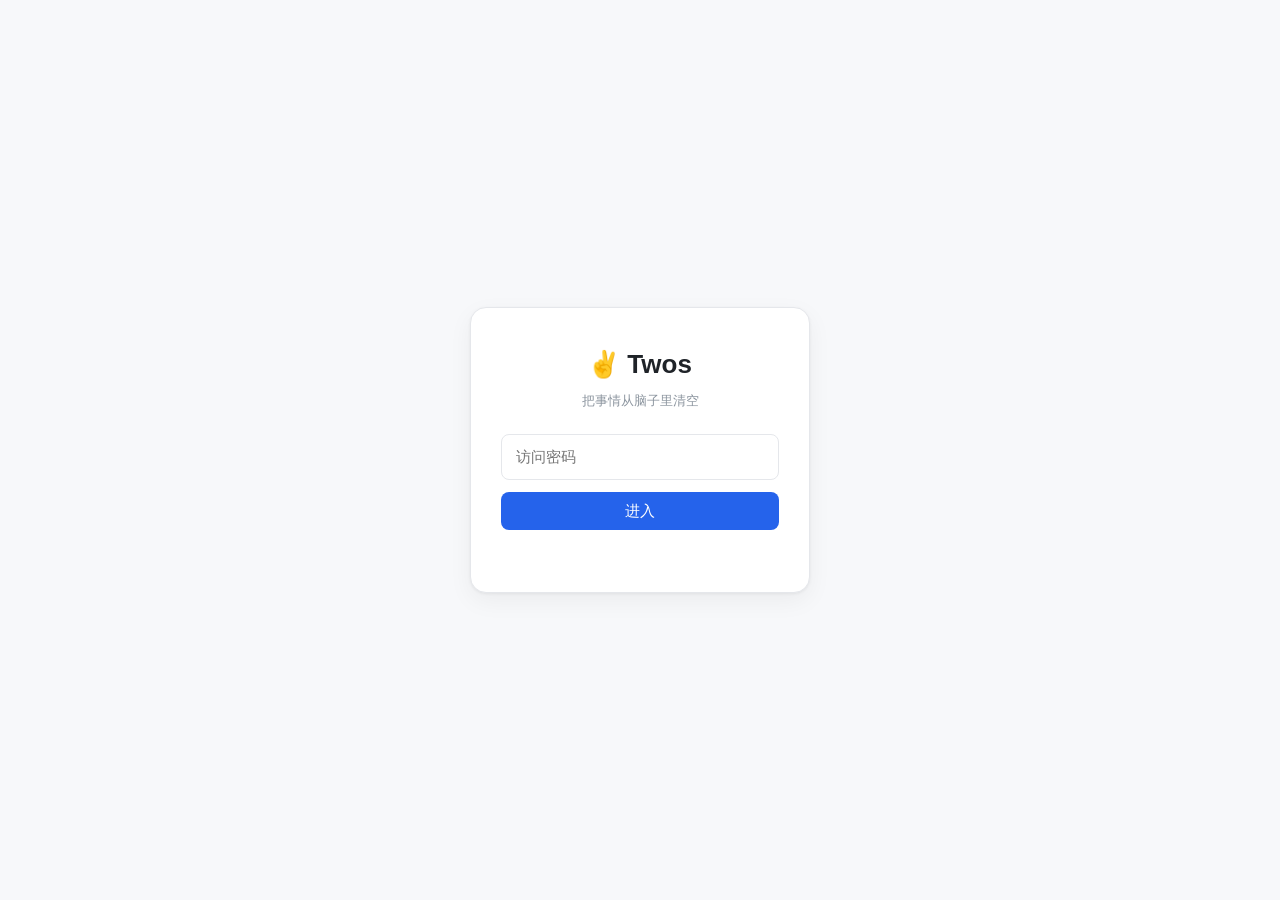
<file: templates/login.html>
<!doctype html>
<html lang="zh-CN">
<head>
<meta charset="utf-8">
<meta name="viewport" content="width=device-width, initial-scale=1">
<title>登录 - Twos</title>
<link rel="stylesheet" href="/static/css/style.css">
</head>
<body class="login-body">
<div class="login-card">
  <div class="login-logo">✌ Twos</div>
  <p class="login-sub">把事情从脑子里清空</p>
  <input type="password" id="pwd" placeholder="访问密码" autofocus>
  <button class="primary block" id="loginBtn">进入</button>
  <p class="login-err" id="err"></p>
</div>
<script>
const btn = document.getElementById('loginBtn');
const pwd = document.getElementById('pwd');
const err = document.getElementById('err');
async function login() {
  err.textContent = '';
  const res = await fetch('/auth/login', {
    method: 'POST',
    headers: {'Content-Type': 'application/json'},
    body: JSON.stringify({password: pwd.value})
  });
  if (res.ok) location.href = '/';
  else err.textContent = '密码错误';
}
btn.onclick = login;
pwd.onkeydown = e => { if (e.key === 'Enter') login(); };
</script>
</body>
</html>
</file>
<file: static/css/style.css>
/* ============ 基础 ============ */
* { box-sizing: border-box; margin: 0; padding: 0; }
:root {
  --bg: #f7f8fa;
  --card: #ffffff;
  --line: #e5e7eb;
  --text: #1f2328;
  --muted: #8b949e;
  --accent: #2563eb;
  --accent-soft: #eff4ff;
  --danger: #dc2626;
  --star: #f59e0b;
  --radius: 10px;
  --shadow: 0 1px 3px rgba(0,0,0,.06), 0 8px 24px rgba(0,0,0,.05);
}
body {
  font-family: -apple-system, "PingFang SC", "Microsoft YaHei", "Segoe UI", sans-serif;
  background: var(--bg);
  color: var(--text);
  font-size: 15px;
  line-height: 1.6;
}
button { font: inherit; cursor: pointer; border: none; background: none; }
input, select, textarea { font: inherit; }
.hidden { display: none !important; }

/* ============ 布局 ============ */
.app { display: flex; min-height: 100vh; }
.sidebar {
  width: 230px; flex-shrink: 0; background: var(--card);
  border-right: 1px solid var(--line);
  display: flex; flex-direction: column; padding: 18px 12px;
  position: sticky; top: 0; height: 100vh; overflow-y: auto;
}
.logo { font-size: 20px; font-weight: 700; padding: 4px 10px 16px; }
.nav { display: flex; flex-direction: column; gap: 2px; }
.nav-item {
  display: block; padding: 8px 10px; border-radius: 8px;
  color: var(--text); text-decoration: none; font-weight: 500;
}
.nav-item:hover { background: var(--bg); }
.nav-item.active { background: var(--accent-soft); color: var(--accent); }
.lists-nav { margin-top: 18px; flex: 1; }
.lists-nav h4 { font-size: 12px; color: var(--muted); padding: 0 10px 6px; font-weight: 600; }
.list-nav-item {
  display: flex; justify-content: space-between; align-items: center;
  padding: 7px 10px; border-radius: 8px; color: var(--text); cursor: pointer;
}
.list-nav-item:hover { background: var(--bg); }
.list-nav-item.active { background: var(--accent-soft); color: var(--accent); }
.list-nav-item .cnt { font-size: 12px; color: var(--muted); }
.sidebar-footer { padding: 10px; font-size: 12px; color: var(--muted); border-top: 1px solid var(--line); }

.main { flex: 1; padding: 28px 34px 80px; max-width: 860px; margin: 0 auto; }
.main-header {
  display: flex; justify-content: space-between; align-items: center;
  margin-bottom: 18px; gap: 12px; flex-wrap: wrap;
}
.main-header h1 { font-size: 24px; }
.view-actions { display: flex; gap: 8px; flex-wrap: wrap; }

/* ============ 按钮 ============ */
.primary {
  background: var(--accent); color: #fff; padding: 7px 18px;
  border-radius: 8px; font-weight: 500;
}
.primary:hover { filter: brightness(1.08); }
.danger { color: var(--danger); padding: 7px 14px; border-radius: 8px; }
.danger:hover { background: #fef2f2; }
.ghost {
  background: var(--card); border: 1px solid var(--line);
  padding: 6px 12px; border-radius: 8px; color: var(--text);
}
.ghost:hover { border-color: var(--accent); color: var(--accent); }
.link-btn { color: var(--muted); font-size: 13px; }
.link-btn:hover { color: var(--accent); }
.block { width: 100%; }
.icon-btn { color: var(--muted); padding: 4px 8px; border-radius: 6px; }
.icon-btn:hover { background: var(--bg); color: var(--text); }

/* ============ 快速添加 ============ */
.quick-add {
  display: flex; gap: 8px; margin-bottom: 16px;
}
.quick-add input[type=text] {
  flex: 1; padding: 10px 14px; border: 1px solid var(--line);
  border-radius: var(--radius); background: var(--card); outline: none;
}
.quick-add input[type=text]:focus { border-color: var(--accent); }

/* ============ 事项列表 ============ */
.items { list-style: none; display: flex; flex-direction: column; gap: 6px; }
.item {
  display: flex; gap: 10px; align-items: flex-start;
  background: var(--card); border: 1px solid var(--line);
  border-radius: var(--radius); padding: 10px 12px; transition: box-shadow .15s;
}
.item:hover { box-shadow: var(--shadow); }
.item .check {
  width: 20px; height: 20px; flex-shrink: 0; margin-top: 3px;
  border: 1.5px solid #c9ced6; border-radius: 50%;
  color: transparent; display: flex; align-items: center; justify-content: center;
  font-size: 12px; line-height: 1;
}
.item .check:hover { border-color: var(--accent); color: var(--accent); }
.item.done .check { background: var(--accent); border-color: var(--accent); color: #fff; }
.item .check.note { border-style: dashed; font-size: 11px; }
.item.done .text { color: var(--muted); text-decoration: line-through; }
.item .body { flex: 1; min-width: 0; cursor: pointer; }
.item .text { word-break: break-word; white-space: pre-wrap; }
.item .meta { display: flex; gap: 6px; flex-wrap: wrap; margin-top: 4px; }
.badge {
  font-size: 11px; padding: 1px 8px; border-radius: 20px;
  background: var(--bg); color: var(--muted); border: 1px solid var(--line);
}
.badge.remind { color: var(--accent); border-color: #c3d4fd; background: var(--accent-soft); }
.badge.carried { color: #92400e; background: #fef3c7; border-color: #fde68a; }
.badge.atts { color: #065f46; background: #d1fae5; border-color: #a7f3d0; }
.item .thumbs { display: flex; gap: 6px; margin-top: 6px; flex-wrap: wrap; }
.item .atts-row { display: flex; gap: 4px; margin-top: 6px; flex-wrap: wrap; }
.item .snippet {
  margin-top: 4px; font-size: 13px; color: var(--muted);
  background: var(--bg); border-radius: 6px; padding: 4px 8px;
  word-break: break-all;
}
.item .thumbs img {
  width: 44px; height: 44px; object-fit: cover; border-radius: 6px;
  border: 1px solid var(--line); cursor: zoom-in;
}
.item .star { color: #d1d5db; flex-shrink: 0; padding: 2px 4px; font-size: 16px; }
.item .star.on { color: var(--star); }
.item .order { display: flex; flex-direction: column; flex-shrink: 0; }
.item .order button { color: var(--muted); font-size: 11px; padding: 0 4px; }
.item .order button:hover { color: var(--accent); }

.empty {
  text-align: center; color: var(--muted); padding: 48px 0;
  border: 1.5px dashed var(--line); border-radius: var(--radius); margin-top: 8px;
}

/* ============ 日历 ============ */
.cal-head { display: flex; justify-content: space-between; align-items: center; margin-bottom: 12px; }
.cal-grid {
  display: grid; grid-template-columns: repeat(7, 1fr); gap: 6px;
}
.cal-dow { text-align: center; font-size: 12px; color: var(--muted); padding: 4px 0; }
.cal-cell {
  background: var(--card); border: 1px solid var(--line); border-radius: 8px;
  min-height: 72px; padding: 6px; cursor: pointer;
}
.cal-cell:hover { border-color: var(--accent); }
.cal-cell.other { opacity: .4; }
.cal-cell.today { border-color: var(--accent); background: var(--accent-soft); }
.cal-cell .d { font-size: 13px; font-weight: 600; }
.cal-cell .dots { margin-top: 4px; display: flex; gap: 3px; flex-wrap: wrap; }
.cal-cell .dot { width: 7px; height: 7px; border-radius: 50%; background: var(--accent); }
.cal-cell .dot.done { background: #22c55e; }

/* ============ 清单管理 ============ */
.list-row {
  display: flex; align-items: center; gap: 10px;
  background: var(--card); border: 1px solid var(--line);
  border-radius: var(--radius); padding: 10px 14px; margin-bottom: 8px; cursor: pointer;
}
.list-row:hover { box-shadow: var(--shadow); }
.list-row .name { flex: 1; font-weight: 500; }
.new-list { display: flex; gap: 8px; margin-bottom: 16px; }
.new-list input {
  flex: 1; padding: 9px 12px; border: 1px solid var(--line);
  border-radius: 8px; background: var(--card); outline: none;
}

/* ============ 文件库 ============ */
.files-grid {
  display: grid; grid-template-columns: repeat(auto-fill, minmax(160px, 1fr)); gap: 10px;
}
.file-card {
  background: var(--card); border: 1px solid var(--line); border-radius: var(--radius);
  padding: 10px; display: flex; flex-direction: column; gap: 4px;
}
.file-card:hover { box-shadow: var(--shadow); }
.fc-thumb {
  height: 96px; display: flex; align-items: center; justify-content: center;
  background: var(--bg); border-radius: 8px; font-size: 40px; cursor: pointer; overflow: hidden;
}
.fc-thumb img { width: 100%; height: 100%; object-fit: cover; }
.fc-name {
  font-size: 13px; font-weight: 500; cursor: pointer;
  white-space: nowrap; overflow: hidden; text-overflow: ellipsis;
}
.fc-name:hover { color: var(--accent); }
.fc-meta { font-size: 12px; color: var(--muted); }
.fc-item {
  font-size: 12px; color: var(--accent); text-align: left; background: var(--accent-soft);
  border: none; border-radius: 6px; padding: 3px 8px; cursor: pointer;
  white-space: nowrap; overflow: hidden; text-overflow: ellipsis;
}
.fc-item.none { color: var(--muted); background: var(--bg); cursor: default; }

/* ============ 搜索 ============ */
.search-bar { display: flex; gap: 8px; margin-bottom: 16px; }
.search-bar input {
  flex: 1; padding: 10px 14px; border: 1px solid var(--line);
  border-radius: var(--radius); background: var(--card); outline: none;
}

/* ============ 弹窗 ============ */
.modal-mask {
  position: fixed; inset: 0; background: rgba(15,23,42,.45);
  display: flex; align-items: flex-start; justify-content: center;
  padding: 6vh 16px 16px; z-index: 100; overflow-y: auto;
}
.modal {
  background: var(--card); border-radius: 14px; width: 680px; max-width: 100%;
  box-shadow: 0 20px 60px rgba(0,0,0,.2); padding: 16px;
}
.modal-head {
  display: flex; justify-content: space-between; align-items: center;
  font-weight: 600; margin-bottom: 10px;
}
.modal-meta {
  display: flex; align-items: center; gap: 8px; margin-top: 10px; flex-wrap: wrap;
}
.modal-meta label { font-size: 13px; color: var(--muted); white-space: nowrap; }
.todo-label { display: flex; align-items: center; gap: 6px; cursor: pointer; }
.modal-meta input[type=datetime-local], .modal-meta input[type=date], .modal-meta select {
  padding: 6px 10px; border: 1px solid var(--line); border-radius: 8px; outline: none;
  background: var(--card);
}
.modal-foot { display: flex; justify-content: space-between; margin-top: 16px; }
.text-attachment-modal { width: 900px; }
.text-attachment-content {
  width: 100%; min-height: 60vh; resize: vertical; padding: 12px;
  border: 1px solid var(--line); border-radius: var(--radius);
  background: var(--bg); color: var(--text);
  font: 13px/1.5 Consolas, "Courier New", monospace;
}
.text-attachment-content:focus { outline: 2px solid var(--accent); }
.text-attachment-foot { align-items: center; gap: 12px; }
.text-attachment-foot span { color: var(--muted); font-size: 13px; }

/* ============ 富文本编辑器 ============ */
.re-toolbar {
  display: flex; gap: 2px; flex-wrap: wrap; align-items: center;
  border: 1px solid var(--line); border-bottom: none;
  border-radius: var(--radius) var(--radius) 0 0; background: #fafbfc; padding: 6px;
}
.re-toolbar button {
  padding: 4px 9px; border-radius: 6px; font-size: 13px; color: var(--text);
}
.re-toolbar button:hover { background: var(--accent-soft); color: var(--accent); }
.re-toolbar .sep { width: 1px; height: 18px; background: var(--line); margin: 0 4px; }
.re-content {
  border: 1px solid var(--line); border-radius: 0 0 var(--radius) var(--radius);
  min-height: 180px; max-height: 46vh; overflow-y: auto;
  padding: 12px 14px; outline: none; background: var(--card);
}
.re-content:focus { border-color: var(--accent); }
.re-content img { max-width: 100%; border-radius: 8px; margin: 4px 0; }
.re-content blockquote {
  border-left: 3px solid var(--accent); padding-left: 12px; color: var(--muted); margin: 6px 0;
}
.re-content pre { background: #f1f3f5; padding: 10px; border-radius: 8px; overflow-x: auto; }
.re-status { font-size: 12px; color: var(--muted); margin-top: 6px; min-height: 18px; }
.att-chip {
  display: inline-flex; align-items: center; gap: 4px;
  background: var(--accent-soft); color: var(--accent);
  border-radius: 20px; padding: 2px 10px; font-size: 13px;
  text-decoration: none; margin: 2px;
}
.att-chip:hover { filter: brightness(.96); }

/* ============ Toast ============ */
#toasts { position: fixed; right: 20px; bottom: 20px; z-index: 200; display: flex; flex-direction: column; gap: 8px; }
.toast {
  background: #1f2328; color: #fff; padding: 10px 16px; border-radius: 10px;
  box-shadow: var(--shadow); max-width: 320px; animation: slidein .25s ease;
}
.toast .t-title { font-weight: 600; font-size: 14px; }
.toast .t-body { font-size: 13px; opacity: .85; word-break: break-all; }
@keyframes slidein { from { transform: translateY(10px); opacity: 0; } to { transform: none; opacity: 1; } }

/* ============ 登录 ============ */
.login-body { display: flex; align-items: center; justify-content: center; min-height: 100vh; }
.login-card {
  width: 340px; background: var(--card); border: 1px solid var(--line);
  border-radius: 16px; padding: 36px 30px; text-align: center; box-shadow: var(--shadow);
}
.login-logo { font-size: 26px; font-weight: 700; }
.login-sub { color: var(--muted); font-size: 13px; margin: 6px 0 22px; }
.login-card input {
  width: 100%; padding: 10px 14px; margin-bottom: 12px;
  border: 1px solid var(--line); border-radius: 8px; outline: none;
}
.login-err { color: var(--danger); font-size: 13px; min-height: 18px; margin-top: 8px; }

/* ============ 移动端 ============ */
@media (max-width: 720px) {
  .app { flex-direction: column; }
  .sidebar {
    width: 100%; height: auto; position: static; flex-direction: column;
    align-items: stretch; overflow: visible; padding: 10px; gap: 6px;
  }
  .logo { padding: 0 8px; white-space: nowrap; }
  .nav {
    flex-direction: row; flex-wrap: wrap; width: 100%;
  }
  .nav-item { flex: 0 0 auto; white-space: nowrap; }
  .lists-nav { display: none; }
  .sidebar-footer { display: none; }
  .main { width: 100%; min-width: 0; max-width: none; margin: 0; padding: 18px 14px 80px; }
}
</file>
